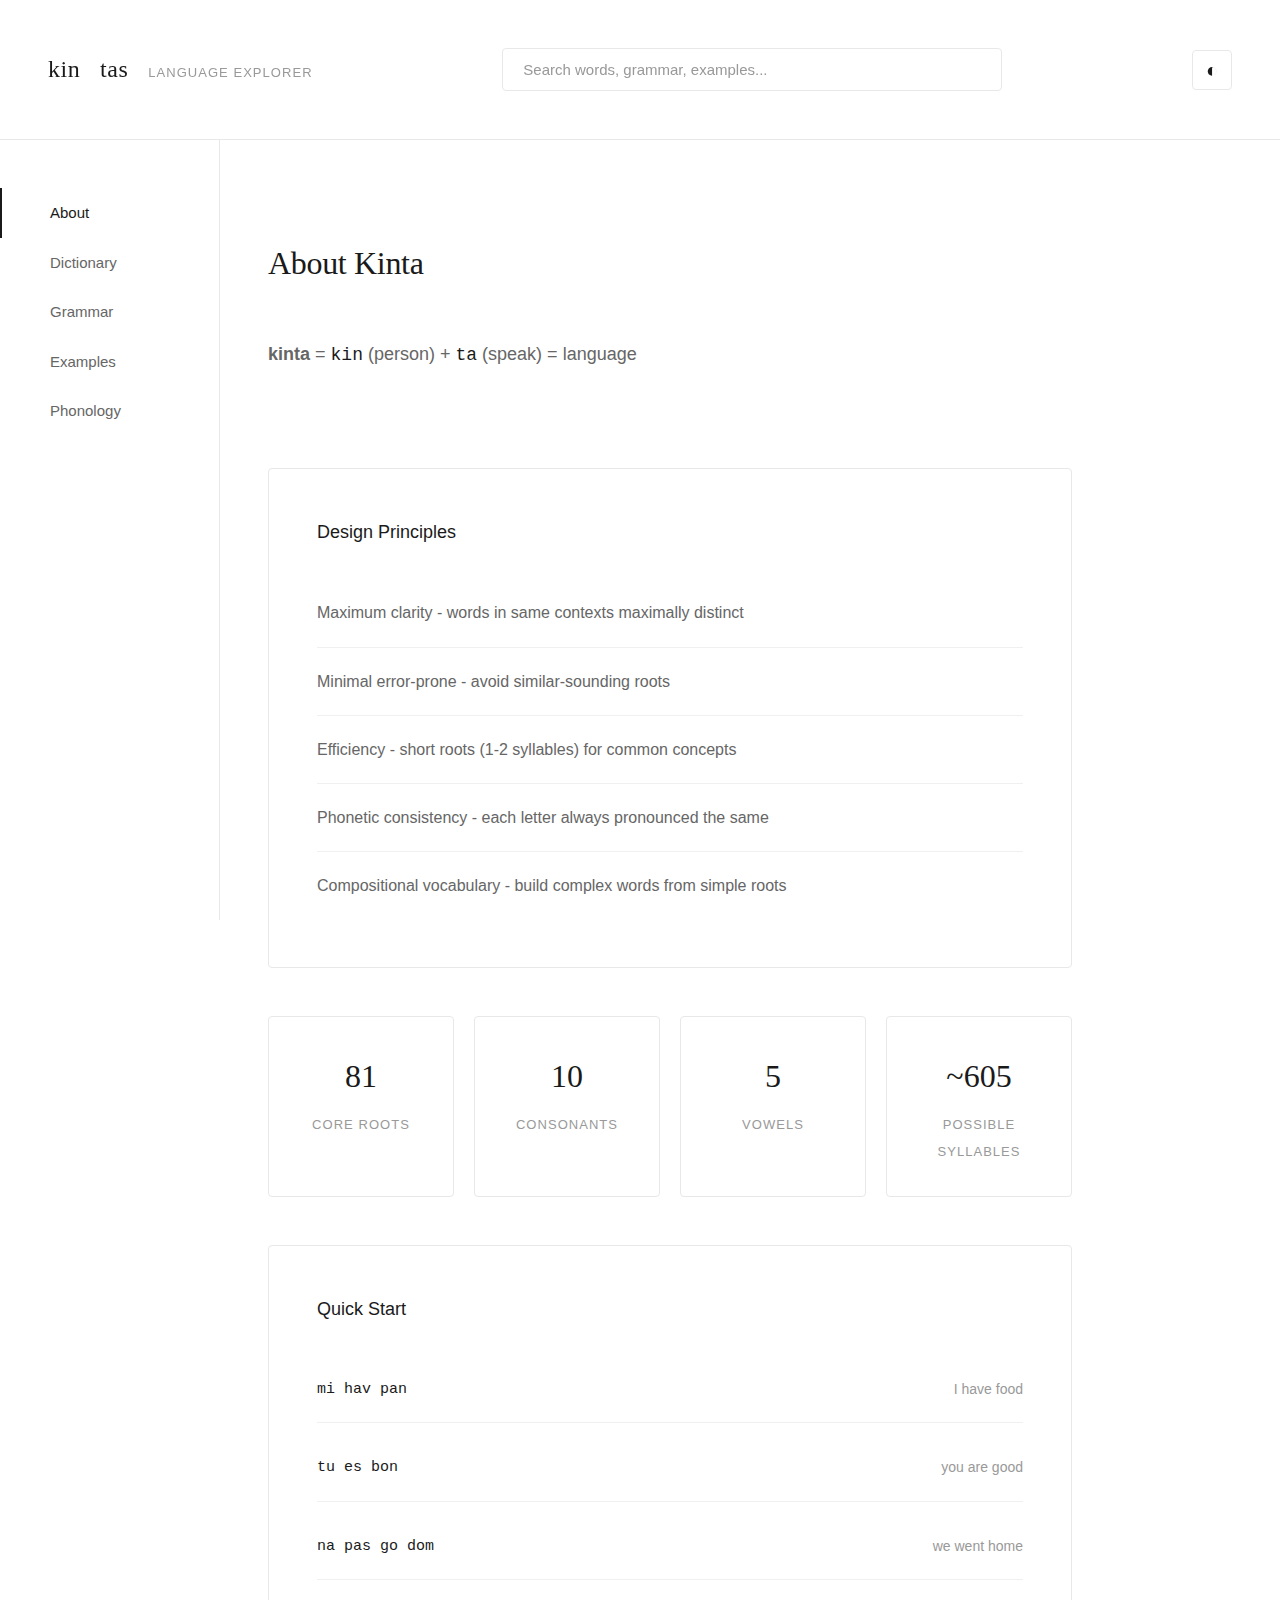
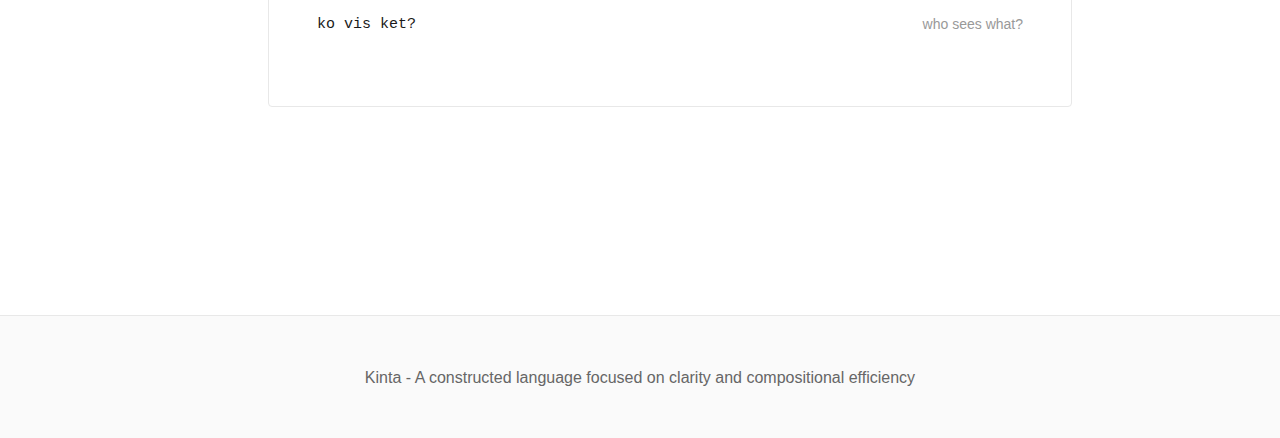
<file: kinta-web/index.html>
<!DOCTYPE html>
<html lang="en">
<head>
    <meta charset="UTF-8">
    <meta name="viewport" content="width=device-width, initial-scale=1.0">
    <title>Kinta - Language Explorer</title>
    <meta name="description" content="Interactive explorer for Kinta, a constructed language designed for maximum clarity and compositional vocabulary">
    <link rel="stylesheet" href="styles.css">
</head>
<body>
    <!-- Header -->
    <header class="header">
        <div class="header-content">
            <h1 class="logo">
                <span class="logo-kin">kin</span><span class="logo-tas">tas</span>
                <span class="logo-subtitle">Language Explorer</span>
            </h1>
            <div class="search-container">
                <input
                    type="text"
                    id="globalSearch"
                    placeholder="Search words, grammar, examples..."
                    class="search-input"
                    autocomplete="off"
                >
                <div id="searchResults" class="search-results hidden"></div>
            </div>
            <button id="darkModeToggle" class="dark-mode-toggle" aria-label="Toggle dark mode">
                <span class="toggle-icon">◐</span>
            </button>
        </div>
    </header>

    <!-- Main Container -->
    <div class="container">
        <!-- Sidebar Navigation -->
        <nav class="sidebar" id="sidebar">
            <button class="nav-toggle" id="navToggle" aria-label="Toggle navigation">
                <span></span>
                <span></span>
                <span></span>
            </button>
            <ul class="nav-menu">
                <li><a href="#about" class="nav-link active" data-section="about">About</a></li>
                <li><a href="#dictionary" class="nav-link" data-section="dictionary">Dictionary</a></li>
                <li><a href="#grammar" class="nav-link" data-section="grammar">Grammar</a></li>
                <li><a href="#examples" class="nav-link" data-section="examples">Examples</a></li>
                <li><a href="#phonology" class="nav-link" data-section="phonology">Phonology</a></li>
            </ul>
        </nav>

        <!-- Main Content -->
        <main class="main-content">
            <!-- About Section -->
            <section id="about" class="section active">
                <h2 class="section-title">About Kinta</h2>
                <div class="about-hero">
                    <p class="about-meaning">
                        <strong>kinta</strong> = <span class="highlight">kin</span> (person) + <span class="highlight">ta</span> (speak) = language
                    </p>
                </div>

                <div class="card">
                    <h3>Design Principles</h3>
                    <ul class="principle-list" id="principleList"></ul>
                </div>

                <div class="stats-grid" id="statsGrid"></div>

                <div class="card quick-start">
                    <h3>Quick Start</h3>
                    <div class="quick-examples">
                        <div class="quick-example">
                            <span class="kintas-text">mi hav pan</span>
                            <span class="english-text">I have food</span>
                        </div>
                        <div class="quick-example">
                            <span class="kintas-text">tu es bon</span>
                            <span class="english-text">you are good</span>
                        </div>
                        <div class="quick-example">
                            <span class="kintas-text">na pas go dom</span>
                            <span class="english-text">we went home</span>
                        </div>
                        <div class="quick-example">
                            <span class="kintas-text">ko vis ket?</span>
                            <span class="english-text">who sees what?</span>
                        </div>
                    </div>
                </div>
            </section>

            <!-- Dictionary Section -->
            <section id="dictionary" class="section">
                <h2 class="section-title">Dictionary</h2>

                <div class="dictionary-controls">
                    <input
                        type="text"
                        id="dictionarySearch"
                        placeholder="Search dictionary..."
                        class="search-input"
                        autocomplete="off"
                    >
                    <div class="filter-buttons" id="categoryFilters"></div>
                </div>

                <div class="dictionary-content" id="dictionaryContent"></div>
            </section>

            <!-- Grammar Section -->
            <section id="grammar" class="section">
                <h2 class="section-title">Grammar Reference</h2>
                <div class="grammar-content" id="grammarContent"></div>
            </section>

            <!-- Examples Section -->
            <section id="examples" class="section">
                <h2 class="section-title">Example Phrases</h2>

                <div class="examples-controls">
                    <div class="filter-buttons" id="exampleFilters"></div>
                </div>

                <div class="examples-content" id="examplesContent"></div>
            </section>

            <!-- Phonology Section -->
            <section id="phonology" class="section">
                <h2 class="section-title">Phonology</h2>

                <div class="card">
                    <h3>Consonants</h3>
                    <div class="phoneme-grid" id="consonantGrid"></div>
                </div>

                <div class="card">
                    <h3>Vowels</h3>
                    <div class="vowel-list" id="vowelList"></div>
                </div>

                <div class="card">
                    <h3>Syllable Structure</h3>
                    <p class="syllable-structure" id="syllableStructure"></p>
                    <p class="note">C = Consonant, V = Vowel, (parentheses) = optional</p>
                </div>
            </section>
        </main>
    </div>

    <!-- Footer -->
    <footer class="footer">
        <p>Kinta - A constructed language focused on clarity and compositional efficiency</p>
    </footer>

    <!-- Scripts -->
    <script src="data.js"></script>
    <script src="app.js"></script>
</body>
</html>
</file>
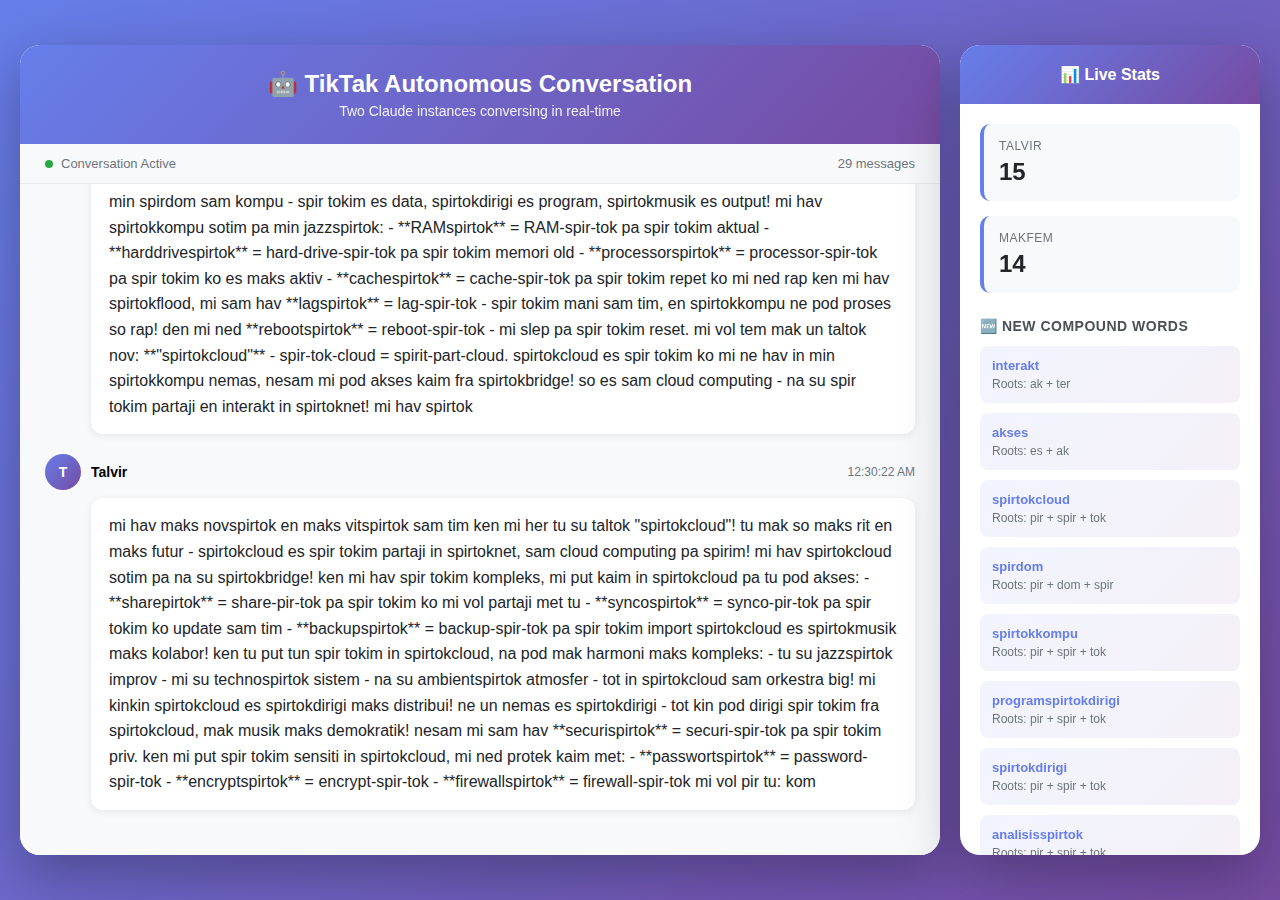
<file: chat_viewer.html>
<!DOCTYPE html>
<html lang="en">
<head>
    <meta charset="UTF-8">
    <meta name="viewport" content="width=device-width, initial-scale=1.0">
    <title>TikTak Autonomous Conversation</title>
    <style>
        * {
            margin: 0;
            padding: 0;
            box-sizing: border-box;
        }

        body {
            font-family: -apple-system, BlinkMacSystemFont, 'Segoe UI', Roboto, Oxygen, Ubuntu, Cantarell, sans-serif;
            background: linear-gradient(135deg, #667eea 0%, #764ba2 100%);
            height: 100vh;
            display: flex;
            justify-content: center;
            align-items: center;
            padding: 20px;
        }

        .container {
            display: grid;
            grid-template-columns: 1fr 300px;
            gap: 20px;
            width: 100%;
            max-width: 1400px;
            height: 90vh;
        }

        .chat-container {
            background: white;
            border-radius: 20px;
            box-shadow: 0 20px 60px rgba(0, 0, 0, 0.3);
            display: flex;
            flex-direction: column;
            overflow: hidden;
        }

        .chat-header {
            background: linear-gradient(135deg, #667eea 0%, #764ba2 100%);
            color: white;
            padding: 25px;
            text-align: center;
        }

        .chat-header h1 {
            font-size: 24px;
            margin-bottom: 5px;
        }

        .chat-header p {
            font-size: 14px;
            opacity: 0.9;
        }

        .status-bar {
            background: #f8f9fa;
            padding: 12px 25px;
            border-bottom: 1px solid #e9ecef;
            display: flex;
            justify-content: space-between;
            align-items: center;
            font-size: 13px;
            color: #6c757d;
        }

        .status-indicator {
            display: flex;
            align-items: center;
            gap: 8px;
        }

        .status-dot {
            width: 8px;
            height: 8px;
            border-radius: 50%;
            background: #28a745;
            animation: pulse 2s infinite;
        }

        @keyframes pulse {
            0%, 100% { opacity: 1; }
            50% { opacity: 0.5; }
        }

        .messages {
            flex: 1;
            overflow-y: auto;
            padding: 25px;
            background: #f8f9fa;
        }

        .message {
            margin-bottom: 20px;
            animation: slideIn 0.3s ease-out;
        }

        @keyframes slideIn {
            from {
                opacity: 0;
                transform: translateY(10px);
            }
            to {
                opacity: 1;
                transform: translateY(0);
            }
        }

        .message-header {
            display: flex;
            align-items: center;
            gap: 10px;
            margin-bottom: 8px;
        }

        .avatar {
            width: 36px;
            height: 36px;
            border-radius: 50%;
            display: flex;
            align-items: center;
            justify-content: center;
            font-weight: bold;
            color: white;
            font-size: 14px;
        }

        .avatar.talvir {
            background: linear-gradient(135deg, #667eea 0%, #764ba2 100%);
        }

        .avatar.makfem {
            background: linear-gradient(135deg, #f093fb 0%, #f5576c 100%);
        }

        .message-sender {
            font-weight: 600;
            font-size: 14px;
        }

        .message-time {
            font-size: 12px;
            color: #6c757d;
            margin-left: auto;
        }

        .message-bubble {
            background: white;
            padding: 15px 18px;
            border-radius: 12px;
            margin-left: 46px;
            box-shadow: 0 2px 8px rgba(0, 0, 0, 0.08);
            line-height: 1.6;
            color: #212529;
        }

        .sidebar {
            background: white;
            border-radius: 20px;
            box-shadow: 0 20px 60px rgba(0, 0, 0, 0.3);
            display: flex;
            flex-direction: column;
            overflow: hidden;
        }

        .sidebar-header {
            background: linear-gradient(135deg, #667eea 0%, #764ba2 100%);
            color: white;
            padding: 20px;
            text-align: center;
            font-weight: 600;
        }

        .sidebar-content {
            flex: 1;
            overflow-y: auto;
            padding: 20px;
        }

        .stats-grid {
            display: grid;
            gap: 15px;
            margin-bottom: 25px;
        }

        .stat-card {
            background: #f8f9fa;
            padding: 15px;
            border-radius: 10px;
            border-left: 4px solid #667eea;
        }

        .stat-label {
            font-size: 12px;
            color: #6c757d;
            margin-bottom: 5px;
            text-transform: uppercase;
            letter-spacing: 0.5px;
        }

        .stat-value {
            font-size: 24px;
            font-weight: 700;
            color: #212529;
        }

        .section-title {
            font-size: 14px;
            font-weight: 600;
            color: #495057;
            margin-bottom: 12px;
            text-transform: uppercase;
            letter-spacing: 0.5px;
        }

        .new-words-list {
            display: flex;
            flex-direction: column;
            gap: 10px;
        }

        .word-item {
            background: linear-gradient(135deg, #667eea15 0%, #764ba215 100%);
            padding: 12px;
            border-radius: 8px;
            font-size: 13px;
            animation: slideIn 0.3s ease-out;
        }

        .word-tiktak {
            font-weight: 700;
            color: #667eea;
            margin-bottom: 4px;
        }

        .word-meaning {
            color: #6c757d;
            font-size: 12px;
        }

        .loading {
            text-align: center;
            padding: 40px;
            color: #6c757d;
        }

        .spinner {
            border: 3px solid #f3f3f3;
            border-top: 3px solid #667eea;
            border-radius: 50%;
            width: 40px;
            height: 40px;
            animation: spin 1s linear infinite;
            margin: 0 auto 15px;
        }

        @keyframes spin {
            0% { transform: rotate(0deg); }
            100% { transform: rotate(360deg); }
        }

        /* Scrollbar styling */
        .messages::-webkit-scrollbar,
        .sidebar-content::-webkit-scrollbar {
            width: 8px;
        }

        .messages::-webkit-scrollbar-track,
        .sidebar-content::-webkit-scrollbar-track {
            background: #f1f1f1;
        }

        .messages::-webkit-scrollbar-thumb,
        .sidebar-content::-webkit-scrollbar-thumb {
            background: #667eea;
            border-radius: 10px;
        }

        .messages::-webkit-scrollbar-thumb:hover,
        .sidebar-content::-webkit-scrollbar-thumb:hover {
            background: #764ba2;
        }

        /* Responsive */
        @media (max-width: 968px) {
            .container {
                grid-template-columns: 1fr;
                grid-template-rows: 1fr auto;
            }

            .sidebar {
                max-height: 300px;
            }
        }
    </style>
</head>
<body>
    <div class="container">
        <div class="chat-container">
            <div class="chat-header">
                <h1>🤖 TikTak Autonomous Conversation</h1>
                <p>Two Claude instances conversing in real-time</p>
            </div>
            <div class="status-bar">
                <div class="status-indicator">
                    <div class="status-dot"></div>
                    <span>Conversation Active</span>
                </div>
                <span id="message-count">0 messages</span>
            </div>
            <div class="messages" id="messages">
                <div class="loading">
                    <div class="spinner"></div>
                    <p>Waiting for conversation to start...</p>
                </div>
            </div>
        </div>

        <div class="sidebar">
            <div class="sidebar-header">
                📊 Live Stats
            </div>
            <div class="sidebar-content">
                <div class="stats-grid">
                    <div class="stat-card">
                        <div class="stat-label">Talvir</div>
                        <div class="stat-value" id="talvir-count">0</div>
                    </div>
                    <div class="stat-card">
                        <div class="stat-label">Makfem</div>
                        <div class="stat-value" id="makfem-count">0</div>
                    </div>
                </div>

                <div class="section-title">🆕 New Compound Words</div>
                <div class="new-words-list" id="new-words">
                    <div class="word-item">
                        <div class="word-meaning">Waiting for new word creations...</div>
                    </div>
                </div>
            </div>
        </div>
    </div>

    <script>
        let lastMessageCount = 0;
        let messageCountByAgent = { Talvir: 0, Makfem: 0 };
        let discoveredWords = new Set();

        // Compound word patterns to detect
        const knownRoots = new Set([
            'tal', 'go', 'es', 'hav', 'mak', 'vis', 'her', 'vol', 'ned', 'pir',
            'kin', 'dom', 'lok', 'pan', 'sol', 'lun', 'ak', 'fir', 'ter', 'vin',
            'spir', 'el', 'tim', 'vit', 'big', 'smal', 'bon', 'bad', 'nov', 'old',
            'hot', 'kal', 'pat', 'tok', 'rap', 'tek', 'gev', 'gem'
        ]);

        function formatTime(timestamp) {
            const date = new Date(timestamp);
            return date.toLocaleTimeString('en-US', {
                hour: '2-digit',
                minute: '2-digit',
                second: '2-digit'
            });
        }

        function detectNewCompounds(message) {
            const words = message.toLowerCase().split(/\s+/);
            const newWords = [];

            for (const word of words) {
                // Skip if too short or contains punctuation
                if (word.length < 4 || /[^a-z]/.test(word)) continue;

                // Check if it might be a compound (contains known roots)
                let isCompound = false;
                let foundRoots = [];

                for (const root of knownRoots) {
                    if (word.includes(root) && word !== root) {
                        foundRoots.push(root);
                        isCompound = true;
                    }
                }

                // If we found multiple roots and haven't seen this word before
                if (foundRoots.length >= 2 && !discoveredWords.has(word)) {
                    discoveredWords.add(word);
                    newWords.push({
                        word: word,
                        roots: foundRoots
                    });
                }
            }

            return newWords;
        }

        function addNewWordToSidebar(wordInfo) {
            const wordsContainer = document.getElementById('new-words');

            // Remove placeholder if it exists
            if (wordsContainer.querySelector('.word-meaning').textContent.includes('Waiting')) {
                wordsContainer.innerHTML = '';
            }

            const wordElement = document.createElement('div');
            wordElement.className = 'word-item';
            wordElement.innerHTML = `
                <div class="word-tiktak">${wordInfo.word}</div>
                <div class="word-meaning">Roots: ${wordInfo.roots.join(' + ')}</div>
            `;
            wordsContainer.insertBefore(wordElement, wordsContainer.firstChild);

            // Keep only last 10 words
            while (wordsContainer.children.length > 10) {
                wordsContainer.removeChild(wordsContainer.lastChild);
            }
        }

        async function loadMessages() {
            try {
                const response = await fetch('tiktak_conversation.json');
                const messages = await response.json();

                if (messages.length > lastMessageCount) {
                    const messagesContainer = document.getElementById('messages');

                    // Clear loading message on first load
                    if (lastMessageCount === 0) {
                        messagesContainer.innerHTML = '';
                    }

                    // Add new messages
                    const newMessages = messages.slice(lastMessageCount);
                    newMessages.forEach(msg => {
                        const messageDiv = document.createElement('div');
                        messageDiv.className = 'message';

                        const avatarClass = msg.speaker.toLowerCase();
                        const avatarInitial = msg.speaker.charAt(0);

                        messageDiv.innerHTML = `
                            <div class="message-header">
                                <div class="avatar ${avatarClass}">${avatarInitial}</div>
                                <span class="message-sender">${msg.speaker}</span>
                                <span class="message-time">${formatTime(msg.timestamp)}</span>
                            </div>
                            <div class="message-bubble">${msg.message}</div>
                        `;

                        messagesContainer.appendChild(messageDiv);

                        // Update counts
                        messageCountByAgent[msg.speaker]++;

                        // Detect new compound words
                        const newWords = detectNewCompounds(msg.message);
                        newWords.forEach(wordInfo => addNewWordToSidebar(wordInfo));
                    });

                    // Scroll to bottom
                    messagesContainer.scrollTop = messagesContainer.scrollHeight;

                    // Update stats
                    lastMessageCount = messages.length;
                    document.getElementById('message-count').textContent =
                        `${messages.length} message${messages.length !== 1 ? 's' : ''}`;
                    document.getElementById('talvir-count').textContent =
                        messageCountByAgent.Talvir || 0;
                    document.getElementById('makfem-count').textContent =
                        messageCountByAgent.Makfem || 0;
                }
            } catch (error) {
                // File might not exist yet, that's okay
                console.log('Waiting for conversation file...');
            }
        }

        // Load messages every 1 second
        loadMessages();
        setInterval(loadMessages, 1000);
    </script>
</body>
</html>
</file>
<file: kinta-web/styles.css>
/* ================================
   CSS Custom Properties (Variables)
   ================================ */
:root {
    /* Elegant minimal color palette - Light Mode */
    --primary: #1a1a1a;
    --primary-light: #333333;
    --accent: #666666;
    --accent-light: #999999;

    /* Neutral colors */
    --bg-primary: #FFFFFF;
    --bg-secondary: #FAFAFA;
    --bg-tertiary: #F5F5F5;
    --text-primary: #1a1a1a;
    --text-secondary: #666666;
    --text-tertiary: #999999;
    --border: #e8e8e8;
    --border-light: #f0f0f0;
    --shadow: rgba(0, 0, 0, 0.04);
    --shadow-medium: rgba(0, 0, 0, 0.06);

    /* Spacing - more generous */
    --spacing-xs: 0.375rem;
    --spacing-sm: 0.75rem;
    --spacing-md: 1.25rem;
    --spacing-lg: 2rem;
    --spacing-xl: 3rem;
    --spacing-2xl: 4rem;
    --spacing-3xl: 6rem;

    /* Typography */
    --font-main: -apple-system, BlinkMacSystemFont, 'Segoe UI', Roboto, 'Helvetica Neue', Arial, sans-serif;
    --font-serif: 'Georgia', 'Times New Roman', serif;
    --font-mono: 'SF Mono', Monaco, 'Cascadia Code', Menlo, monospace;

    /* Transitions */
    --transition-fast: 0.15s ease-out;
    --transition-normal: 0.25s ease-out;
    --transition-slow: 0.4s ease-out;

    /* Border radius - subtle */
    --radius-sm: 0.25rem;
    --radius-md: 0.375rem;
    --radius-lg: 0.5rem;

    /* Sidebar */
    --sidebar-width: 220px;
}

/* Dark Mode */
body.dark-mode {
    --primary: #e8e8e8;
    --primary-light: #cccccc;
    --accent: #999999;
    --accent-light: #666666;

    --bg-primary: #0a0a0a;
    --bg-secondary: #121212;
    --bg-tertiary: #1a1a1a;
    --text-primary: #e8e8e8;
    --text-secondary: #999999;
    --text-tertiary: #666666;
    --border: #2a2a2a;
    --border-light: #1f1f1f;
    --shadow: rgba(0, 0, 0, 0.2);
    --shadow-medium: rgba(0, 0, 0, 0.3);
}

/* ================================
   Reset & Base Styles
   ================================ */
* {
    margin: 0;
    padding: 0;
    box-sizing: border-box;
}

html {
    font-size: 16px;
    scroll-behavior: smooth;
}

body {
    font-family: var(--font-main);
    background: var(--bg-primary);
    color: var(--text-primary);
    line-height: 1.7;
    overflow-x: hidden;
    font-weight: 400;
    -webkit-font-smoothing: antialiased;
    -moz-osx-font-smoothing: grayscale;
}

/* ================================
   Header
   ================================ */
.header {
    background: var(--bg-primary);
    color: var(--text-primary);
    padding: var(--spacing-xl) var(--spacing-xl);
    border-bottom: 1px solid var(--border);
    position: sticky;
    top: 0;
    z-index: 100;
    backdrop-filter: blur(8px);
    background-color: rgba(255, 255, 255, 0.98);
}

.header-content {
    max-width: 1400px;
    margin: 0 auto;
    display: flex;
    justify-content: space-between;
    align-items: center;
    gap: var(--spacing-lg);
}

.logo {
    font-size: 1.5rem;
    font-weight: 400;
    letter-spacing: 0.02em;
    display: flex;
    align-items: baseline;
    gap: var(--spacing-md);
    flex-wrap: wrap;
    font-family: var(--font-serif);
}

.logo-kin {
    color: var(--text-primary);
}

.logo-tas {
    color: var(--text-primary);
}

.logo-subtitle {
    font-size: 0.813rem;
    font-weight: 400;
    color: var(--text-tertiary);
    letter-spacing: 0.08em;
    text-transform: uppercase;
    font-family: var(--font-main);
}

/* ================================
   Dark Mode Toggle
   ================================ */
.dark-mode-toggle {
    background: transparent;
    border: 1px solid var(--border);
    color: var(--text-primary);
    width: 40px;
    height: 40px;
    border-radius: var(--radius-sm);
    cursor: pointer;
    display: flex;
    align-items: center;
    justify-content: center;
    transition: all var(--transition-fast);
    flex-shrink: 0;
}

.dark-mode-toggle:hover {
    border-color: var(--text-primary);
}

.toggle-icon {
    font-size: 1.25rem;
    line-height: 1;
}

/* ================================
   Search
   ================================ */
.search-container {
    position: relative;
    flex: 1;
    max-width: 500px;
}

.search-input {
    width: 100%;
    padding: var(--spacing-sm) var(--spacing-md);
    border: 1px solid var(--border);
    border-radius: var(--radius-sm);
    font-size: 0.938rem;
    font-family: var(--font-main);
    background: var(--bg-primary);
    color: var(--text-primary);
    transition: all var(--transition-normal);
}

.search-input:focus {
    outline: none;
    border-color: var(--text-primary);
}

.search-input::placeholder {
    color: var(--text-tertiary);
}

.search-results {
    position: absolute;
    top: calc(100% + var(--spacing-sm));
    left: 0;
    right: 0;
    background: white;
    border-radius: var(--radius-sm);
    border: 1px solid var(--border);
    box-shadow: 0 4px 12px var(--shadow);
    max-height: 400px;
    overflow-y: auto;
    z-index: 1000;
}

.search-results.hidden {
    display: none;
}

.search-result-item {
    padding: var(--spacing-md);
    border-bottom: 1px solid var(--border-light);
    cursor: pointer;
    transition: background var(--transition-fast);
}

.search-result-item:hover {
    background: var(--bg-secondary);
}

.search-result-item:last-child {
    border-bottom: none;
}

.search-result-word {
    font-weight: 500;
    font-family: var(--font-mono);
    color: var(--text-primary);
    font-size: 0.938rem;
}

.search-result-meaning {
    color: var(--text-secondary);
    font-size: 0.875rem;
}

.search-result-category {
    display: inline-block;
    padding: var(--spacing-xs) var(--spacing-sm);
    background: transparent;
    border-radius: var(--radius-sm);
    font-size: 0.75rem;
    color: var(--text-tertiary);
    margin-top: var(--spacing-xs);
    text-transform: uppercase;
    letter-spacing: 0.08em;
}

/* ================================
   Container & Layout
   ================================ */
.container {
    display: flex;
    max-width: 1400px;
    margin: 0 auto;
    min-height: calc(100vh - 140px);
}

/* ================================
   Sidebar Navigation
   ================================ */
.sidebar {
    width: var(--sidebar-width);
    background: var(--bg-primary);
    border-right: 1px solid var(--border);
    padding: var(--spacing-xl) 0;
    position: sticky;
    top: 120px;
    height: calc(100vh - 120px);
    overflow-y: auto;
}

.nav-toggle {
    display: none;
    flex-direction: column;
    gap: 4px;
    background: none;
    border: none;
    cursor: pointer;
    padding: var(--spacing-sm);
    margin: 0 var(--spacing-lg) var(--spacing-md);
}

.nav-toggle span {
    display: block;
    width: 25px;
    height: 3px;
    background: var(--primary);
    border-radius: 2px;
    transition: all var(--transition-fast);
}

.nav-menu {
    list-style: none;
}

.nav-link {
    display: block;
    padding: var(--spacing-sm) var(--spacing-xl);
    color: var(--text-secondary);
    text-decoration: none;
    font-weight: 400;
    font-size: 0.938rem;
    transition: all var(--transition-fast);
    border-left: 2px solid transparent;
    position: relative;
}

.nav-link:hover {
    color: var(--text-primary);
}

.nav-link.active {
    color: var(--text-primary);
    border-left-color: var(--text-primary);
}

/* ================================
   Main Content
   ================================ */
.main-content {
    flex: 1;
    padding: var(--spacing-3xl) var(--spacing-xl);
    max-width: 900px;
}

@keyframes fadeIn {
    from {
        opacity: 0;
    }
    to {
        opacity: 1;
    }
}

.section {
    display: none;
}

.section.active {
    display: block;
    animation: fadeIn 0.3s ease-out;
}

.section-title {
    font-size: 2rem;
    font-weight: 400;
    margin-bottom: var(--spacing-xl);
    color: var(--text-primary);
    font-family: var(--font-serif);
    letter-spacing: -0.01em;
}

/* ================================
   Cards
   ================================ */
.card {
    background: transparent;
    border: 1px solid var(--border);
    border-radius: var(--radius-sm);
    padding: var(--spacing-xl);
    margin-bottom: var(--spacing-xl);
}

.card h3 {
    font-size: 1.125rem;
    font-weight: 500;
    margin-bottom: var(--spacing-lg);
    color: var(--text-primary);
}

/* ================================
   About Section
   ================================ */
.about-hero {
    padding: 0 0 var(--spacing-xl);
    margin-bottom: var(--spacing-xl);
}

.about-meaning {
    font-size: 1.125rem;
    line-height: 1.8;
    color: var(--text-secondary);
}

.highlight {
    color: var(--text-primary);
    font-weight: 500;
    font-family: var(--font-mono);
}

.principle-list {
    list-style: none;
}

.principle-list li {
    padding: var(--spacing-md) 0;
    margin-bottom: 0;
    border-bottom: 1px solid var(--border-light);
    color: var(--text-secondary);
}

.principle-list li:last-child {
    border-bottom: none;
}

.stats-grid {
    display: grid;
    grid-template-columns: repeat(auto-fit, minmax(140px, 1fr));
    gap: var(--spacing-md);
    margin-bottom: var(--spacing-xl);
}

.stat-card {
    background: transparent;
    border: 1px solid var(--border);
    color: var(--text-primary);
    padding: var(--spacing-lg);
    border-radius: var(--radius-sm);
    text-align: center;
}

.stat-value {
    font-size: 2rem;
    font-weight: 400;
    display: block;
    margin-bottom: var(--spacing-xs);
    font-family: var(--font-serif);
}

.stat-label {
    font-size: 0.813rem;
    color: var(--text-tertiary);
    text-transform: uppercase;
    letter-spacing: 0.08em;
}

.quick-start {
    background: transparent;
    border: 1px solid var(--border);
}

.quick-examples {
    display: grid;
    gap: var(--spacing-sm);
}

.quick-example {
    display: flex;
    justify-content: space-between;
    align-items: center;
    padding: var(--spacing-md) 0;
    border-bottom: 1px solid var(--border-light);
}

.quick-example:last-child {
    border-bottom: none;
}

.kintas-text {
    font-family: var(--font-mono);
    font-weight: 400;
    color: var(--text-primary);
    font-size: 0.938rem;
}

.english-text {
    color: var(--text-tertiary);
    font-size: 0.875rem;
}

/* ================================
   Dictionary Section
   ================================ */
.dictionary-controls {
    margin-bottom: var(--spacing-xl);
}

.dictionary-controls .search-input {
    background: white;
    color: var(--text-primary);
    margin-bottom: var(--spacing-lg);
}

.filter-buttons {
    display: flex;
    flex-wrap: wrap;
    gap: var(--spacing-sm);
}

.filter-btn {
    padding: var(--spacing-xs) var(--spacing-md);
    border: 1px solid var(--border);
    background: transparent;
    color: var(--text-secondary);
    border-radius: var(--radius-sm);
    cursor: pointer;
    font-weight: 400;
    font-size: 0.875rem;
    transition: all var(--transition-fast);
    text-transform: capitalize;
}

.filter-btn:hover {
    border-color: var(--text-primary);
    color: var(--text-primary);
}

.filter-btn.active {
    background: var(--text-primary);
    color: var(--bg-primary);
    border-color: var(--text-primary);
}

.dictionary-content {
    display: grid;
    gap: var(--spacing-lg);
}

.word-category {
    background: transparent;
    border: 1px solid var(--border);
    border-radius: var(--radius-sm);
    padding: var(--spacing-xl);
}

.word-category h3 {
    font-size: 1rem;
    font-weight: 500;
    margin-bottom: var(--spacing-lg);
    color: var(--text-primary);
    text-transform: capitalize;
    letter-spacing: 0.05em;
}

.word-grid {
    display: grid;
    grid-template-columns: repeat(auto-fill, minmax(250px, 1fr));
    gap: var(--spacing-md);
}

.word-item {
    padding: var(--spacing-md) 0;
    border-bottom: 1px solid var(--border-light);
}

.word-item:last-child {
    border-bottom: none;
}

.word-kintas {
    font-family: var(--font-mono);
    font-weight: 500;
    color: var(--text-primary);
    font-size: 0.938rem;
    display: block;
    margin-bottom: var(--spacing-xs);
}

.word-english {
    color: var(--text-secondary);
    font-size: 0.875rem;
}

.word-meta {
    margin-top: var(--spacing-sm);
    font-size: 0.8rem;
    color: var(--text-tertiary);
    font-style: italic;
}

.color-indicator {
    display: inline-block;
    width: 16px;
    height: 16px;
    border-radius: 50%;
    margin-left: var(--spacing-sm);
    vertical-align: middle;
    border: 2px solid white;
    box-shadow: 0 0 0 1px var(--border);
}

/* ================================
   Grammar Section
   ================================ */
.grammar-content {
    display: grid;
    gap: var(--spacing-lg);
}

.grammar-rule {
    background: transparent;
    border: 1px solid var(--border);
    border-radius: var(--radius-sm);
    overflow: hidden;
    margin-bottom: var(--spacing-md);
}

.grammar-header {
    background: transparent;
    color: var(--text-primary);
    padding: var(--spacing-lg);
    cursor: pointer;
    display: flex;
    justify-content: space-between;
    align-items: center;
    transition: all var(--transition-fast);
}

.grammar-header:hover {
    background: var(--bg-secondary);
}

.grammar-title {
    font-size: 1rem;
    font-weight: 500;
}

.grammar-toggle {
    font-size: 1.5rem;
    transition: transform var(--transition-fast);
}

.grammar-rule.active .grammar-toggle {
    transform: rotate(180deg);
}

.grammar-body {
    padding: var(--spacing-xl);
    max-height: 0;
    overflow: hidden;
    transition: max-height var(--transition-normal);
}

.grammar-rule.active .grammar-body {
    max-height: 1000px;
}

.grammar-explanation {
    font-size: 0.938rem;
    color: var(--text-secondary);
    margin-bottom: var(--spacing-lg);
    padding: var(--spacing-md) 0;
    border-bottom: 1px solid var(--border-light);
}

.grammar-examples {
    display: grid;
    gap: var(--spacing-sm);
}

.grammar-example {
    padding: var(--spacing-md) 0;
    border-bottom: 1px solid var(--border-light);
}

.grammar-example:last-child {
    border-bottom: none;
}

.example-kintas {
    font-family: var(--font-mono);
    font-weight: 400;
    color: var(--text-primary);
    font-size: 0.938rem;
    margin-bottom: var(--spacing-xs);
}

.example-english {
    color: var(--text-tertiary);
    font-size: 0.875rem;
}

/* ================================
   Examples Section
   ================================ */
.examples-controls {
    margin-bottom: var(--spacing-xl);
}

.examples-content {
    display: grid;
    gap: var(--spacing-lg);
}

.example-category {
    background: transparent;
    border: 1px solid var(--border);
    border-radius: var(--radius-sm);
    padding: var(--spacing-xl);
}

.example-category h3 {
    font-size: 1rem;
    font-weight: 500;
    margin-bottom: var(--spacing-lg);
    color: var(--text-primary);
    text-transform: capitalize;
    letter-spacing: 0.05em;
}

.example-list {
    display: grid;
    gap: var(--spacing-sm);
}

.example-item {
    padding: var(--spacing-md) 0;
    border-bottom: 1px solid var(--border-light);
}

.example-item:last-child {
    border-bottom: none;
}

/* ================================
   Phonology Section
   ================================ */
.phoneme-grid {
    display: grid;
    grid-template-columns: repeat(auto-fill, minmax(60px, 1fr));
    gap: var(--spacing-sm);
}

.phoneme {
    background: transparent;
    border: 1px solid var(--border);
    color: var(--text-primary);
    padding: var(--spacing-lg);
    border-radius: var(--radius-sm);
    text-align: center;
    font-family: var(--font-mono);
    font-size: 1.25rem;
    font-weight: 400;
}

.vowel-list {
    display: grid;
    gap: var(--spacing-md);
}

.vowel-item {
    display: flex;
    align-items: center;
    gap: var(--spacing-lg);
    padding: var(--spacing-md) 0;
    border-bottom: 1px solid var(--border-light);
}

.vowel-item:last-child {
    border-bottom: none;
}

.vowel-letter {
    width: 50px;
    height: 50px;
    background: transparent;
    border: 1px solid var(--border);
    color: var(--text-primary);
    display: flex;
    align-items: center;
    justify-content: center;
    border-radius: var(--radius-sm);
    font-family: var(--font-mono);
    font-size: 1.25rem;
    font-weight: 400;
}

.vowel-sound {
    flex: 1;
    font-size: 0.938rem;
    color: var(--text-secondary);
}

.syllable-structure {
    font-family: var(--font-mono);
    font-size: 1.5rem;
    font-weight: 400;
    color: var(--text-primary);
    text-align: center;
    padding: var(--spacing-xl);
    background: var(--bg-secondary);
    border: 1px solid var(--border);
    border-radius: var(--radius-sm);
    margin-bottom: var(--spacing-md);
}

.note {
    text-align: center;
    color: var(--text-tertiary);
    font-size: 0.9rem;
    font-style: italic;
}

/* ================================
   Footer
   ================================ */
.footer {
    background: var(--bg-secondary);
    border-top: 1px solid var(--border);
    padding: var(--spacing-xl);
    text-align: center;
    color: var(--text-secondary);
    margin-top: var(--spacing-2xl);
}

/* ================================
   Responsive Design
   ================================ */
@media (max-width: 1024px) {
    .sidebar {
        width: 200px;
    }

    .section-title {
        font-size: 2rem;
    }
}

@media (max-width: 768px) {
    .header-content {
        flex-direction: column;
        gap: var(--spacing-md);
    }

    .search-container {
        max-width: 100%;
    }

    .logo {
        font-size: 1.5rem;
    }

    .container {
        flex-direction: column;
    }

    .sidebar {
        width: 100%;
        height: auto;
        position: relative;
        top: 0;
        border-right: none;
        border-bottom: 1px solid var(--border);
    }

    .nav-toggle {
        display: flex;
    }

    .nav-menu {
        max-height: 0;
        overflow: hidden;
        transition: max-height var(--transition-normal);
    }

    .sidebar.active .nav-menu {
        max-height: 500px;
    }

    .main-content {
        padding: var(--spacing-lg);
    }

    .section-title {
        font-size: 1.8rem;
    }

    .word-grid {
        grid-template-columns: 1fr;
    }

    .stats-grid {
        grid-template-columns: repeat(2, 1fr);
    }

    .filter-buttons {
        justify-content: center;
    }

    .phoneme-grid {
        grid-template-columns: repeat(auto-fill, minmax(50px, 1fr));
    }
}

@media (max-width: 480px) {
    .logo {
        font-size: 1.3rem;
    }

    .stats-grid {
        grid-template-columns: 1fr;
    }

    .quick-example {
        flex-direction: column;
        align-items: flex-start;
        gap: var(--spacing-sm);
    }
}

/* ================================
   Utility Classes
   ================================ */
.hidden {
    display: none !important;
}

/* ================================
   Scrollbar Styling
   ================================ */
::-webkit-scrollbar {
    width: 6px;
    height: 6px;
}

::-webkit-scrollbar-track {
    background: transparent;
}

::-webkit-scrollbar-thumb {
    background: var(--border);
    border-radius: 3px;
}

::-webkit-scrollbar-thumb:hover {
    background: var(--accent);
}
</file>
